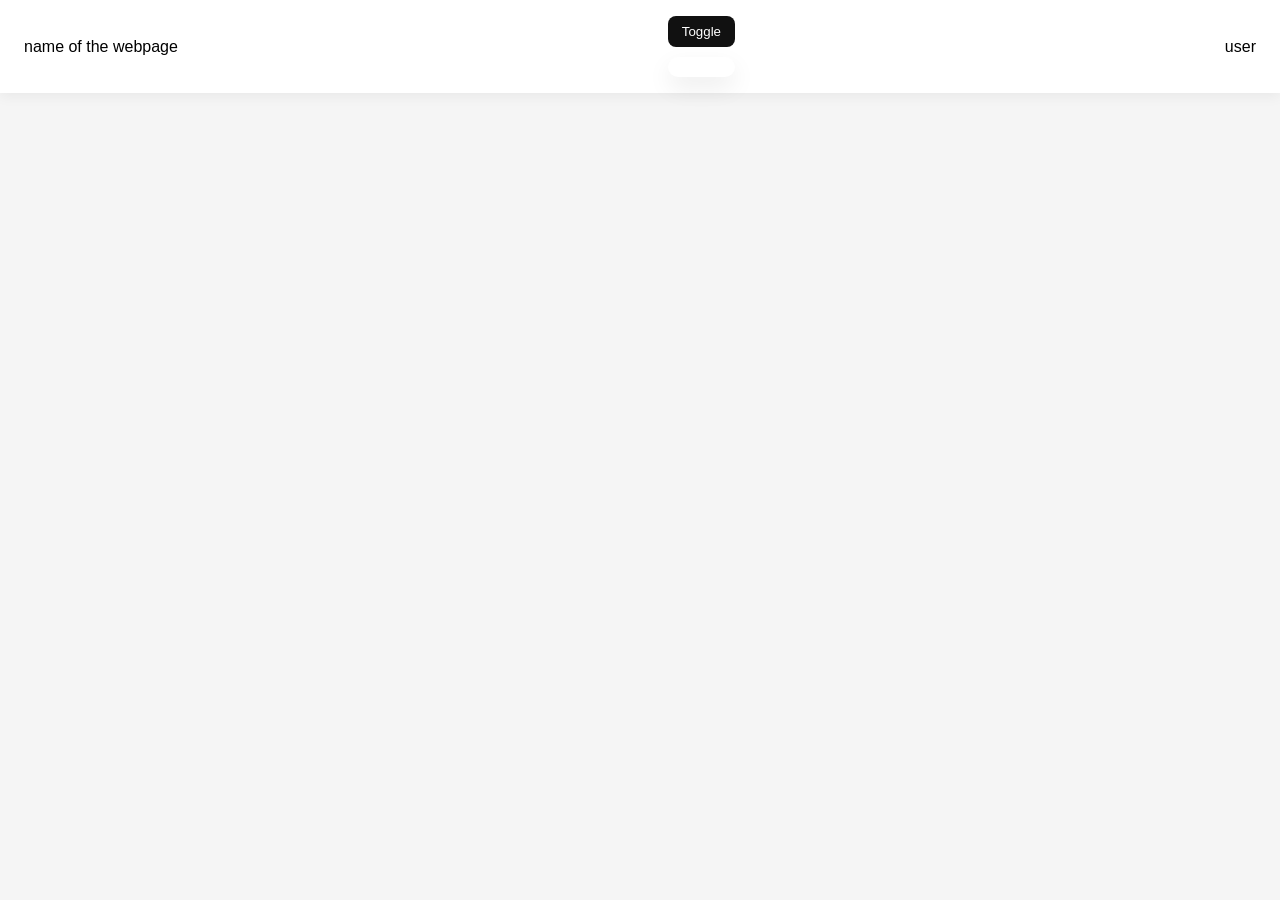
<file: nav/index.html>
<!DOCTYPE html>
<html lang="en">
<head>
    <meta charset="UTF-8">
    <meta name="viewport" content="width=device-width, initial-scale=1.0">
    <title>navigation</title>
    <link rel="stylesheet" href="style.css">
</head>
<body>
<nav id="nav">
    <span>name of the webpage</span>

    <div class="menu">
        <button class="collapsible">Toggle</button>
        <ul class="content">
            <li>stu</li>
            <li>fff</li>
            <li>ffff</li>
        </ul>
    </div>

    <span>user</span>
</nav>
    <script src="index.js"></script>
</body>
</html>
</file>
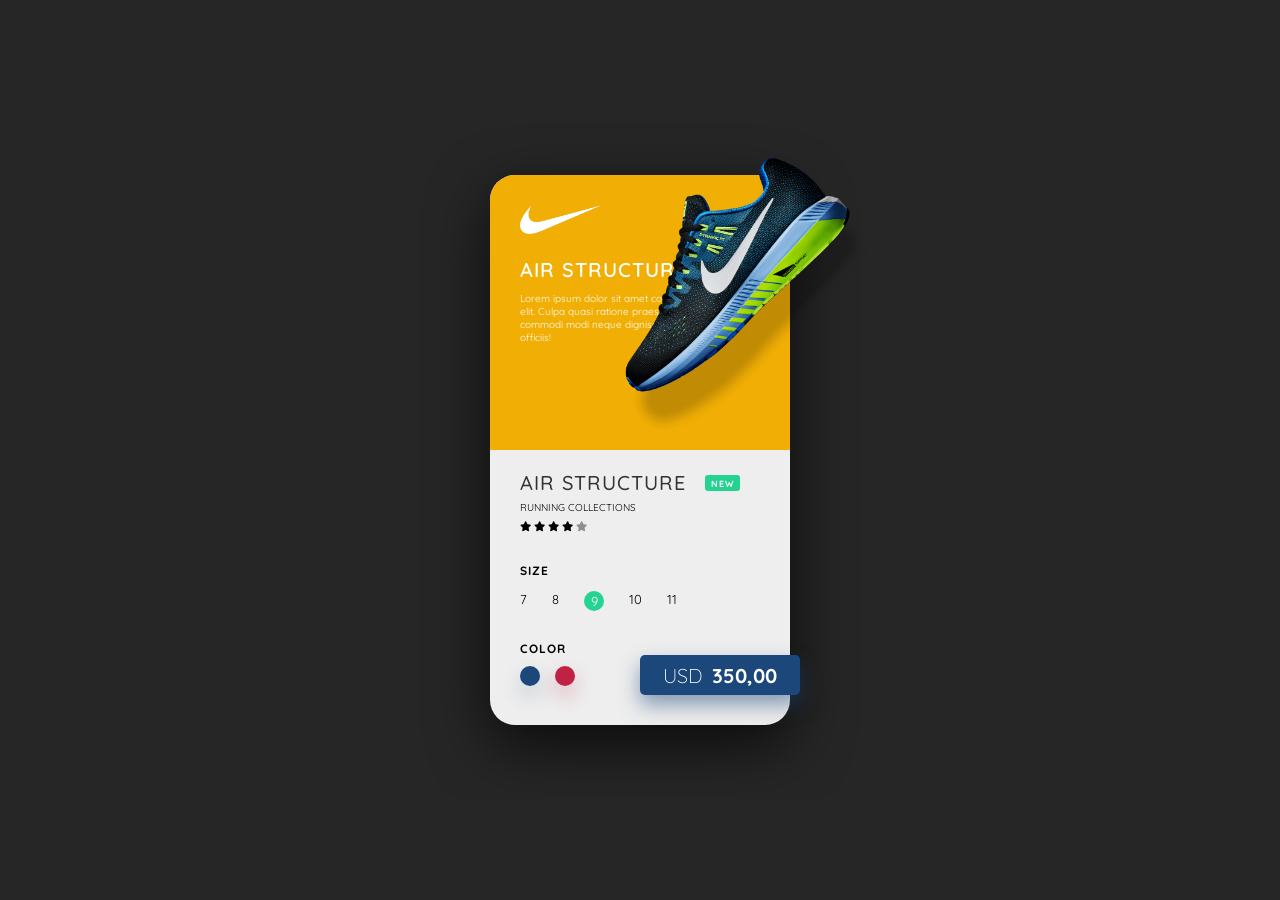
<file: product-card/index.html>
<!DOCTYPE html>
<html lang="en">
  <head>
    <meta charset="UTF-8" />
    <meta http-equiv="X-UA-Compatible" content="IE=edge" />
    <meta name="viewport" content="width=device-width, initial-scale=1.0" />
    <title>Nike Card</title>
    <link rel="stylesheet" href="style.css" />
    <link
      rel="stylesheet"
      href="https://cdnjs.cloudflare.com/ajax/libs/font-awesome/6.0.0-beta3/css/all.min.css"
    />
    <link rel="preconnect" href="https://fonts.googleapis.com" />
    <link rel="preconnect" href="https://fonts.gstatic.com" crossorigin />
    <link
      href="https://fonts.googleapis.com/css2?family=Quicksand:wght@300;400;500;600;700&display=swap"
      rel="stylesheet"
    />
  </head>
  <body>
    <div class="container">
      <div class="card-wrapper">
        <div class="card">
          <div class="card-top">
            <img src="images/nike.png" class="logo" />
            <div class="card-top-text">
              <h1>Air Structure</h1>
              <p>
                Lorem ipsum dolor sit amet consectetur adipisicing elit. Culpa
                quasi ratione praesentium eum commodi modi neque dignissimos
                eligendi illo officiis!
              </p>
            </div>
            <img src="images/shoe1.png" class="shoe-1" />
            <img src="images/shoe2.png" class="shoe-2" />
          </div>
          <div class="card-bottom">
            <h1>Air Structure</h1>
            <div class="badge">New</div>
            <h3>Running Collections</h3>
            <div class="stars">
              <i class="fa-solid fa-star"></i>
              <i class="fa-solid fa-star"></i>
              <i class="fa-solid fa-star"></i>
              <i class="fa-solid fa-star"></i>
              <i class="fa-solid fa-star"></i>
            </div>
            <div class="size">
              <h4>Size</h4>
              <div class="sizes">
                <span>7</span>
                <span>8</span>
                <span>9</span>
                <span>10</span>
                <span>11</span>
              </div>
            </div>
            <div class="color">
              <h4>Color</h4>
              <div class="colors">
                <div class="color-1"></div>
                <div class="color-2"></div>
              </div>
            </div>
            <div class="price">
              <span>Usd</span>
              <span>350,00</span>
            </div>
          </div>
        </div>
      </div>
    </div>

    <script src="script.js"></script>
  </body>
</html>
</file>
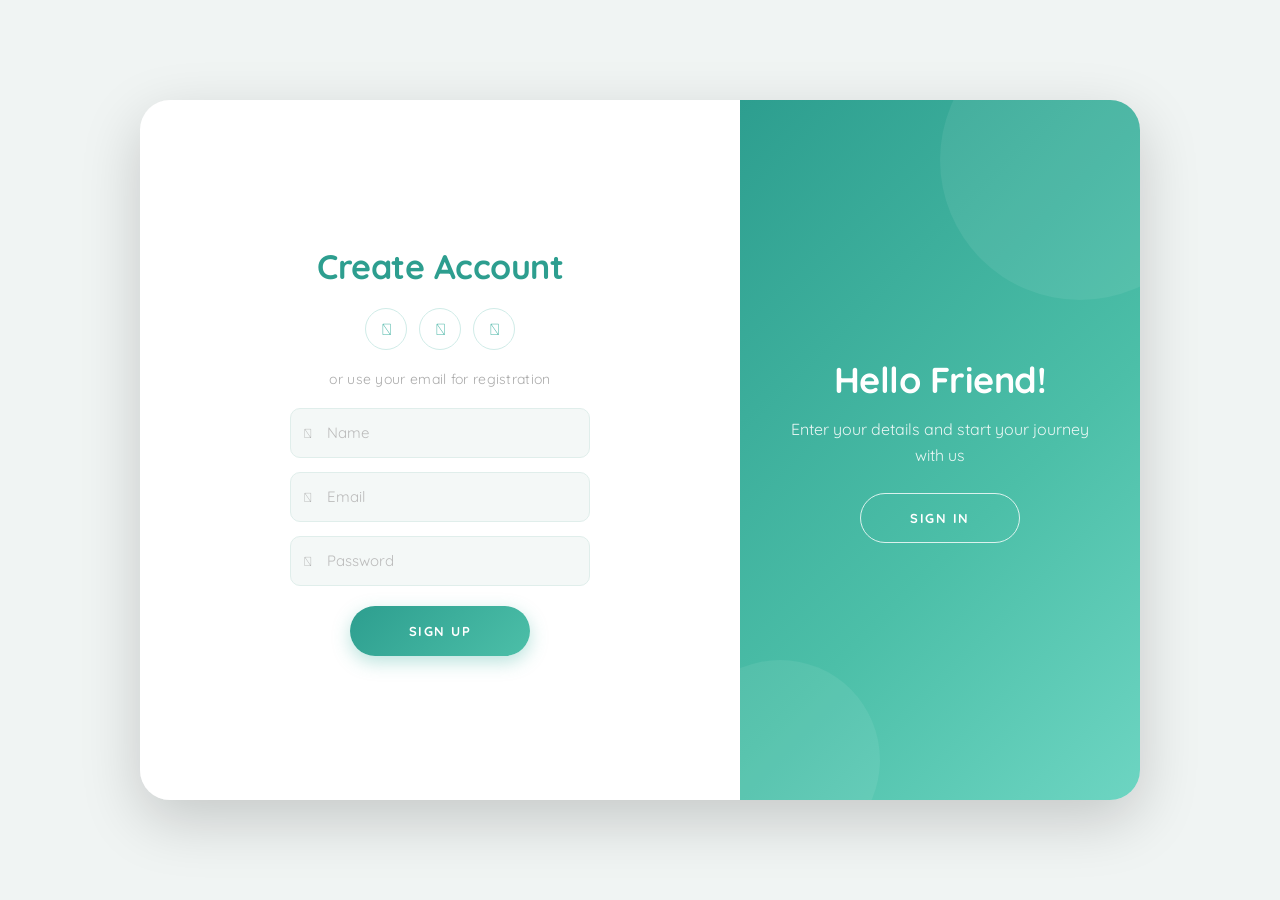
<file: signup/index.html>
<!DOCTYPE html>
<html lang="en">
<head>
    <meta charset="UTF-8">
    <meta name="viewport" content="width=device-width, initial-scale=1.0">
    <title>Sign Up Form</title>
    
    <link rel="stylesheet" href="style.css">
    <link rel="stylesheet" href="https://cdnjs.cloudflare.com/ajax/libs/font-awesome/6.5.1/css/all.min.css">
    <link rel="preconnect" href="https://fonts.googleapis.com">
    <link rel="preconnect" href="https://fonts.gstatic.com" crossorigin>
    <link href="https://fonts.googleapis.com/css2?family=Quicksand:wght@300..700&family=Roboto:ital,wght@0,100..900;1,100..900&display=swap" rel="stylesheet">
</head>
<body>
        <div class="container" id="container">
 
        <!-- Sliding teal panel -->
        <div class="green-bg">
            <div class="banner" id="banner">
                <h1>Hello Friend!</h1>
                <p>Enter your details and start your journey with us</p>
            </div>
            <button type="button" id="toggleBtn">Sign In</button>
        </div>
 
        <!-- Sign Up Form -->
        <form class="form-panel signup-form" novalidate>
            <h1>Create Account</h1>
            <div class="social-media">
                <a href="#" aria-label="Sign up with Facebook"><i class="fab fa-facebook-f"></i></a>
                <a href="#" aria-label="Sign up with Instagram"><i class="fab fa-instagram"></i></a>
                <a href="#" aria-label="Sign up with LinkedIn"><i class="fab fa-linkedin-in"></i></a>
            </div>
            <span class="divider">or use your email for registration</span>
            <div class="inputs">
                <div class="input-group">
                    <input type="text" placeholder="Name" autocomplete="name">
                    <i class="fas fa-user"></i>
                </div>
                <div class="input-group">
                    <input type="email" placeholder="Email" autocomplete="email">
                    <i class="fas fa-envelope"></i>
                </div>
                <div class="input-group">
                    <input type="password" placeholder="Password" autocomplete="new-password">
                    <i class="fas fa-lock"></i>
                </div>
            </div>
            <button type="submit" class="submit-btn">Sign Up</button>
        </form>
 
        <!-- Sign In Form -->
        <form class="form-panel login-form" novalidate>
            <h1>Welcome Back</h1>
            <div class="social-media">
                <a href="#" aria-label="Sign in with Facebook"><i class="fab fa-facebook-f"></i></a>
                <a href="#" aria-label="Sign in with Instagram"><i class="fab fa-instagram"></i></a>
                <a href="#" aria-label="Sign in with LinkedIn"><i class="fab fa-linkedin-in"></i></a>
            </div>
            <span class="divider">or use your email to sign in</span>
            <div class="inputs">
                <div class="input-group">
                    <input type="email" placeholder="Email" autocomplete="email">
                    <i class="fas fa-envelope"></i>
                </div>
                <div class="input-group">
                    <input type="password" placeholder="Password" autocomplete="current-password">
                    <i class="fas fa-lock"></i>
                </div>
            </div>
            <a href="#" class="forgot">Forgot your password?</a>
            <button type="submit" class="submit-btn">Sign In</button>
        </form>
 
    </div>
    <script src="script.js"></script>
</body>
</html>
</file>
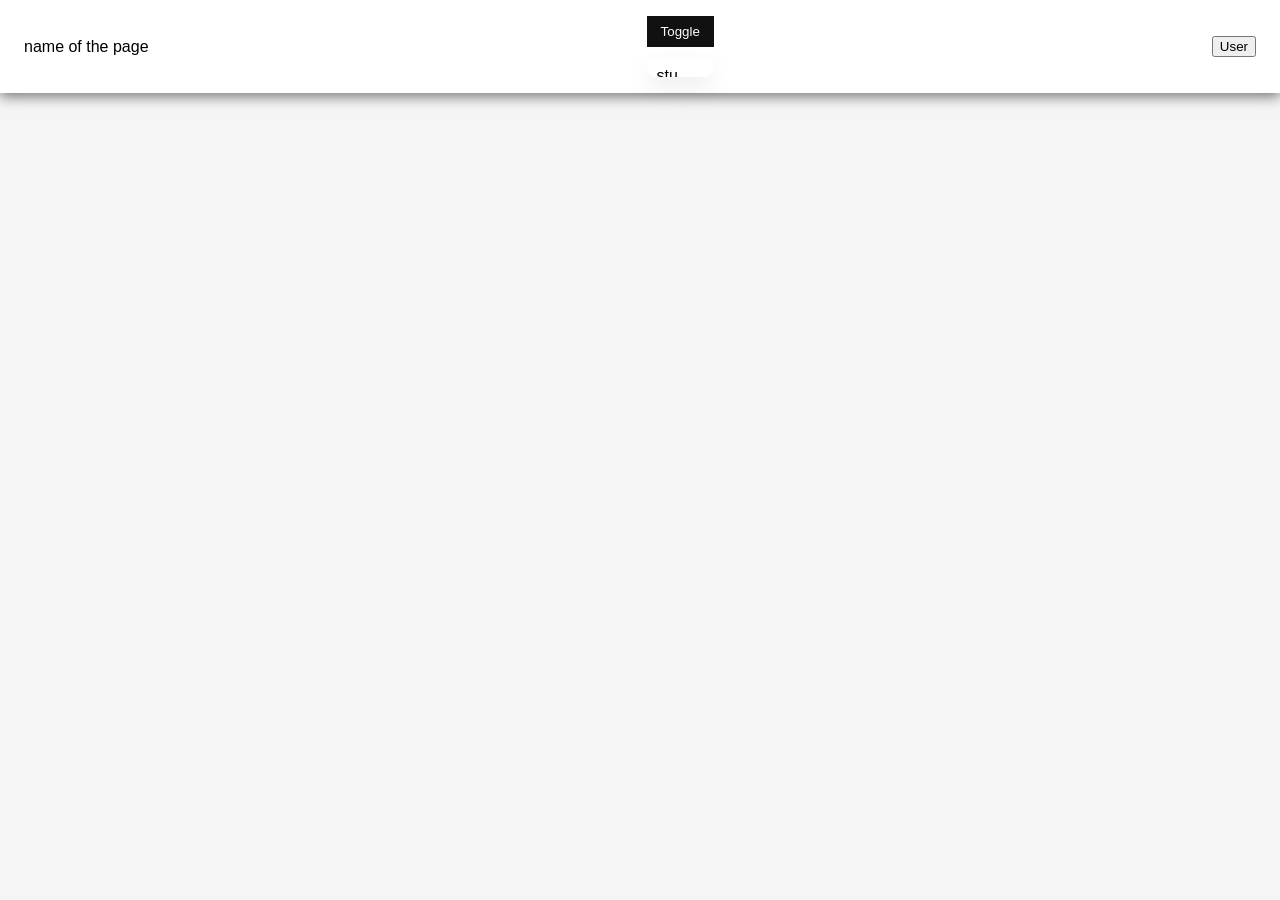
<file: nav/nav2/index.html>
<!DOCTYPE html>
<html lang="en">
<head>
    <meta charset="UTF-8">
    <meta name="viewport" content="width=device-width, initial-scale=1.0">
    <title>Document</title>
    <link rel="stylesheet" href="style.css">
</head>
<body>
    <nav id="nav">
        <span id="home">
            name of the page
        </span>
        <div>
            <button class="collapsible">Toggle</button>
            <ul class="content">
                <li>stu</li>
                <li>fff</li>
                <li>fffff</li>
            </ul>
        </div>
        <span id="profile">
            <button>
                User
            </button>
        </span>
    </nav>
    <script src="index.js"></script>
</body>
</html>
</file>
<file: nav/style.css>
body {
    margin: 0;
    font-family: sans-serif;
    background: #f5f5f5;
}

/* NAVBAR */
#nav {
    display: flex;
    justify-content: space-between;
    align-items: center;
    padding: 16px 24px;
    background: white;
    box-shadow: 0 4px 12px rgba(0,0,0,0.05);
}

/* BUTTON */
.collapsible {
    background: #111;
    color: white;
    border: none;
    padding: 8px 14px;
    border-radius: 8px;
    cursor: pointer;
    transition: background 0.2s;
}

.collapsible:hover {
    background: #333;
}

/* DROPDOWN */
.content {
    list-style: none;
    margin: 10px 0 0 0;
    padding: 10px;
    background: white;
    border-radius: 10px;
    box-shadow: 0 10px 25px rgba(0,0,0,0.08);

    max-height: 0;
    overflow: hidden;
    transition: max-height 0.3s ease;
}

/* ACTIVE STATE */
.content.active {
    max-height: 200px;
}

/* LIST ITEMS */
.content li {
    padding: 8px;
    border-radius: 6px;
    transition: background 0.2s;
}

.content li:hover {
    background: #f0f0f0;
}
</file>
<file: product-card/style.css>
* {
  margin: 0;
  padding: 0;
  box-sizing: border-box;
  font-family: Quicksand, sans-serif;
}

html {
  font-size: 62.5%;
}

.container {
  width: 100%;
  height: 100vh;
  background: #262626;
  display: grid;
  place-items: center;
}

.card-wrapper {
  width: 50rem;
  height: 70rem;
  padding: 0 10rem;
  display: grid;
  place-items: center;
  overflow: hidden;
}

.card {
  width: 30rem;
  height: 55rem;
  background: #eee;
  border-radius: 2.5rem;
  box-shadow: 0 2rem 6rem rgba(0, 0, 0, 0.7);
  position: relative;
}

.card-top {
  width: 100%;
  height: 50%;
  background: #f1ae04;
  padding: 3rem;
  border-radius: 2.5rem 2.5rem 0 0;
  transition: background 0.5s;
}

.container.change .card-top {
  background: #d35246;
}

.logo {
  width: 8rem;
  margin-bottom: 2rem;
}

.card-top-text {
  color: #fff;
}

.card-top-text h1 {
  font-weight: 600;
  text-transform: uppercase;
  letter-spacing: 0.1rem;
  margin-bottom: 1rem;
}

.shoe-1 {
  width: 30rem;
  position: absolute;
  top: -2.5rem;
  right: -10rem;
  transition: transform 1s;
}

.container.change .shoe-1 {
  transform: translateX(-50rem) rotateZ(45deg);
}

.shoe-2 {
  width: 33rem;
  position: absolute;
  top: -10rem;
  right: -45rem;
  transition: transform 1s;
}

.container.change .shoe-2 {
  transform: translateX(-40rem) rotateZ(-45deg);
}

.card-bottom {
  width: 100%;
  height: 50%;
  padding: 2rem 3rem;
}

.card-bottom h1 {
  font-weight: 500;
  text-transform: uppercase;
  letter-spacing: 0.1rem;
  color: #333;
  margin-bottom: 0.6rem;
}

.badge {
  position: absolute;
  top: 30rem;
  right: 5rem;
  width: 3.5rem;
  height: 1.6rem;
  background: #25d390;
  color: #fff;
  display: grid;
  place-items: center;
  border-radius: 0.3rem;
  font-size: 0.9rem;
  font-weight: bold;
  letter-spacing: 0.1rem;
  text-transform: uppercase;
}

.card-bottom h3 {
  font-size: 1rem;
  font-weight: 400;
  text-transform: uppercase;
  margin-bottom: 0.6rem;
}

.stars {
  margin-bottom: 3rem;
}

.stars i:last-child {
  opacity: 0.4;
}

.size {
  margin-bottom: 3rem;
}

.size h4 {
  font-size: 1.2rem;
  text-transform: uppercase;
  letter-spacing: 0.1rem;
  margin-bottom: 1.3rem;
}

.sizes {
  display: flex;
}

.sizes span {
  font-size: 1.3rem;
  margin-right: 2.5rem;
}

.sizes span:nth-child(3) {
  width: 2rem;
  height: 2rem;
  background: #25d393;
  color: #fff;
  border-radius: 50%;
  display: grid;
  place-items: center;
}

.color h4 {
  font-size: 1.2rem;
  text-transform: uppercase;
  letter-spacing: 0.1rem;
  margin-bottom: 1rem;
}

.colors {
  display: flex;
}

.color-1,
.color-2 {
  width: 2rem;
  height: 2rem;
  border-radius: 50%;
  cursor: pointer;
}

.color-1 {
  background: #1c477a;
  margin-right: 1.5rem;
  box-shadow: 0 1rem 2rem rgba(28, 71, 122, 0.2);
}

.color-2 {
  background: #c02244;
  box-shadow: 0 1rem 2rem rgba(192, 34, 68, 0.3);
}

.price {
  width: 16rem;
  height: 4rem;
  background: #1c477a;
  color: #fff;
  border-radius: 0.5rem;
  position: absolute;
  right: -1rem;
  bottom: 3rem;
  box-shadow: 0 1rem 2rem rgba(28, 71, 122, 0.5);
  display: flex;
  justify-content: center;
  align-items: center;
  transition: background 0.5s;
}

.container.change .price {
  background: #c02244;
}

.price span {
  font-size: 2rem;
}

.price span:first-child {
  font-weight: 300;
  text-transform: uppercase;
  margin-right: 1rem;
}

.price span:last-child {
  font-weight: bold;
}
</file>
<file: signup/style.css>
*,
*::before,
*::after {
  margin: 0;
  padding: 0;
  box-sizing: border-box;
  font-family: "Quicksand", sans-serif;
}

/* Preserve focus for keyboard users, just style it nicely */
:focus-visible {
  outline: 2px solid #3aaf9f;
  outline-offset: 2px;
}

html {
  font-size: 62.5%;
}

body {
  background: #f0f4f3;
  min-height: 100vh;
  display: flex;
  justify-content: center;
  align-items: center;
}

.container {
  width: 100rem;
  height: 70rem;
  position: relative;
  border-radius: 3rem;
  box-shadow: 0 2rem 6rem rgba(0, 0, 0, 0.18);
  overflow: hidden;
  background: #eee;
}

/* ── Sliding green panel ─────────────────────── */
.green-bg {
  width: 40%;
  height: 100%;
  background: linear-gradient(135deg, #2d9e8f 0%, #4cbfa8 60%, #6dd5c2 100%);
  position: absolute;
  top: 0;
  left: 60%;
  z-index: 50;
  transition: left 1.5s cubic-bezier(0.19, 1, 0.22, 1);
  display: flex;
  flex-direction: column;
  justify-content: center;
  align-items: center;
  gap: 2.5rem;
  text-align: center;
  padding: 4rem;
}

.container.change .green-bg {
  left: 0;
}

.green-bg::before {
  content: "";
  position: absolute;
  width: 28rem;
  height: 28rem;
  border-radius: 50%;
  background: rgba(255, 255, 255, 0.07);
  top: -8rem;
  right: -8rem;
}

.green-bg::after {
  content: "";
  position: absolute;
  width: 20rem;
  height: 20rem;
  border-radius: 50%;
  background: rgba(255, 255, 255, 0.07);
  bottom: -6rem;
  left: -6rem;
}

.banner {
  color: #fff;
  z-index: 1;
}

.banner h1 {
  font-size: 3.6rem;
  font-weight: 700;
  margin-bottom: 1.5rem;
  letter-spacing: -0.05rem;
}

.banner p {
  font-size: 1.6rem;
  opacity: 0.88;
  line-height: 1.6;
}

.green-bg button {
  z-index: 1;
  width: 16rem;
  height: 5rem;
  background-color: transparent;
  border: 0.15rem solid rgba(255, 255, 255, 0.8);
  border-radius: 3rem;
  text-transform: uppercase;
  letter-spacing: 0.15rem;
  font-size: 1.3rem;
  font-weight: 700;
  color: #fff;
  cursor: pointer;
  transition:
    background 0.25s,
    border-color 0.25s,
    transform 0.15s;
}

.green-bg button:hover {
  background: rgba(255, 255, 255, 0.18);
  border-color: #fff;
  transform: translateY(-2px);
}

.green-bg button:active {
  transform: translateY(0);
}

/* ── Forms shared layout ─────────────────────── */
.form-panel {
  width: 60%;
  height: 100%;
  position: absolute;
  top: 0;
  display: flex;
  flex-direction: column;
  justify-content: center;
  align-items: center;
  gap: 2rem;
  padding: 5rem 4rem;
  background: #fff;
  transition:
    left 1.5s cubic-bezier(0.19, 1, 0.22, 1),
    opacity 0.6s ease;
}

/* Signup: starts left, login: starts right (hidden) */
.signup-form {
  left: 0;
  opacity: 1;
}

.login-form {
  left: 40%; /* behind the green panel */
  opacity: 0;
  pointer-events: none;
}

.container.change .signup-form {
  left: 40%;
  opacity: 0;
  pointer-events: none;
}

.container.change .login-form {
  left: 40%;
  opacity: 1;
  pointer-events: all;
}

.form-panel h1 {
  font-size: 3.4rem;
  font-weight: 700;
  color: #2d9e8f;
  letter-spacing: -0.05rem;
}

/* ── Social icons ────────────────────────────── */
.social-media {
  display: flex;
  gap: 1.2rem;
}

.social-media a {
  width: 4.2rem;
  height: 4.2rem;
  border: 0.15rem solid #d0ece8;
  border-radius: 50%;
  display: flex;
  justify-content: center;
  align-items: center;
  font-size: 1.6rem;
  color: #3aaf9f;
  text-decoration: none;
  transition:
    background 0.2s,
    border-color 0.2s,
    color 0.2s,
    transform 0.15s;
}

.social-media a:hover {
  background: #3aaf9f;
  border-color: #3aaf9f;
  color: #fff;
  transform: translateY(-3px);
}

.divider {
  font-size: 1.4rem;
  color: #aaa;
  letter-spacing: 0.03rem;
}

/* ── Input groups ────────────────────────────── */
.inputs {
  display: flex;
  flex-direction: column;
  gap: 1.4rem;
  width: 30rem;
}

.input-group {
  position: relative;
}

.input-group i {
  position: absolute;
  top: 50%;
  left: 1.4rem;
  transform: translateY(-50%);
  font-size: 1.3rem;
  color: #aaa;
  transition: color 0.2s;
  pointer-events: none;
}

.input-group input {
  width: 100%;
  height: 5rem;
  padding: 1rem 1rem 1rem 3.6rem;
  background-color: #f4f8f7;
  border: 0.15rem solid #e0eeeb;
  border-radius: 1rem;
  font-size: 1.5rem;
  color: #333;
  transition:
    border-color 0.2s,
    background 0.2s;
}

.input-group input::placeholder {
  color: #bbb;
}

.input-group input:focus {
  border-color: #3aaf9f;
  background: #fff;
}

.input-group input:focus + i,
.input-group:focus-within i {
  color: #3aaf9f;
}

/* icon is after input in DOM so we use :focus-within on parent */

/* ── Submit button ───────────────────────────── */
.form-panel .submit-btn {
  width: 18rem;
  height: 5rem;
  background: linear-gradient(135deg, #2d9e8f, #4cbfa8);
  border: none;
  border-radius: 3rem;
  text-transform: uppercase;
  letter-spacing: 0.15rem;
  font-size: 1.3rem;
  font-weight: 700;
  color: #fff;
  cursor: pointer;
  box-shadow: 0 0.6rem 1.8rem rgba(58, 175, 159, 0.35);
  transition:
    transform 0.15s,
    box-shadow 0.2s;
}

.form-panel .submit-btn:hover {
  transform: translateY(-2px);
  box-shadow: 0 1rem 2.4rem rgba(58, 175, 159, 0.45);
}

.form-panel .submit-btn:active {
  transform: translateY(0);
}

/* ── Forgot password link ────────────────────── */
.forgot {
  font-size: 1.3rem;
  color: #aaa;
  text-decoration: none;
  transition: color 0.2s;
}
.forgot:hover {
  color: #3aaf9f;
}
@media (max-width: 780px) {
  .container {
    margin: 20px;
  }
  .green-bg {
    width: 100%;
    height: 40%;
    top: 0;
    left: 0;
  }
  .form-panel {
    width: 100%; /*width 100% will make it take the full width */
    height: 60%; /*and height 60% will make the form panel take 60% of the container */
    top: 0;
    transition:
      top 1.5s cubic-bezier(0.19, 1, 0.22, 1),
      opacity 0.6s; /*change the transition from left to start top  */
  }
  .container.change .green-bg {
    bottom: 0;
    top: 60%;
  }
  .container.change .signup-form {
    top: 40%;
    opacity: 0;
    pointer-events: none;
    left: 0;
  }
  .container.container.change .login-form {
    top: 0;
    opacity: 1;
    pointer-events: all;
    left: 0;
  }
  .submit-btn {
    padding: 10px;
    margin: 6px;
  }
  .signup-form {
    left: 0;
    top: 40%;
    opacity: 1;
  }

  .login-form {
    left: 0;
    top: 40%;
    opacity: 0;
    pointer-events: none;
  }
}
</file>
<file: nav/nav2/style.css>
body{
    margin: 0;
    font-family: sans-serif;
    background: #f5f5f5;
}

#nav{
    display: flex;
    justify-content: space-between;
    align-items: center;
    padding: 16px 24px;
    background:white;
    box-shadow: 0 4px 12px rgba(0, 0, 0, 0.5);
}

.collapsible{
    background: #111;
    color: white;
    border:none;
    padding: 8px 14px;
    cursor: pointer;
    transition: background 0.2s;
}

.collapsible:hover{
    background: #333;
}

.content{
    list-style: none;
    margin: 10px 0 0 0;
    padding: 10px;
    background: white;
    border-radius: 10px;
    box-shadow: 0 10px 25px rgba(0, 0, 0, 0.08);

    max-height: 0;
    overflow: hidden;
    transition: max-height 0.3s ease;

}

.content.active{
    max-height: 200px;
}
</file>
